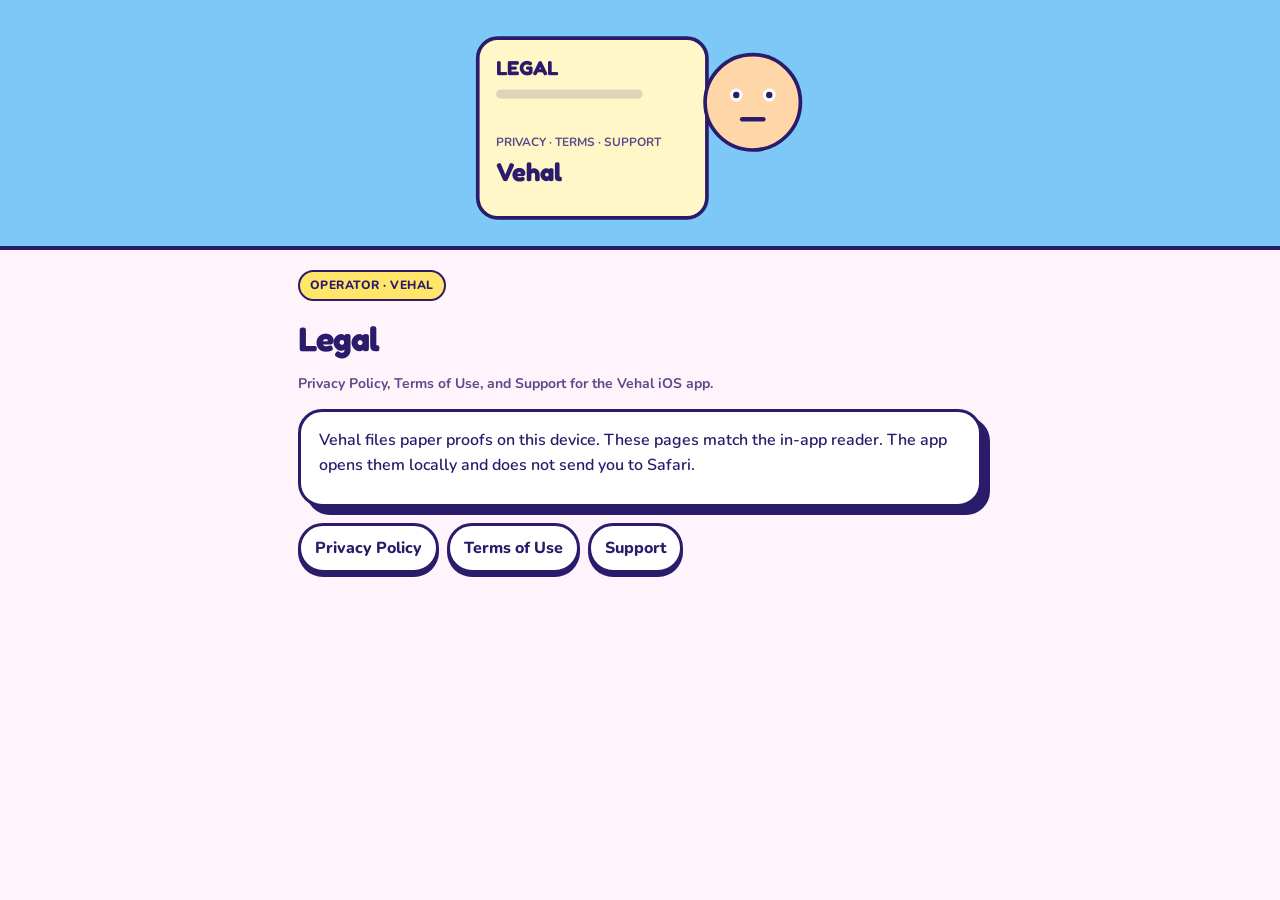
<file: index.html>
<!DOCTYPE html>
<html lang="en">
<head>
  <meta charset="utf-8">
  <meta name="viewport" content="width=device-width, initial-scale=1">
  <title>Vehal Legal</title>
  <link rel="preconnect" href="https://fonts.googleapis.com">
  <link rel="preconnect" href="https://fonts.gstatic.com" crossorigin>
  <link href="https://fonts.googleapis.com/css2?family=Fredoka:wght@600;700&family=Nunito:wght@600;800&display=swap" rel="stylesheet">
  <link rel="stylesheet" href="style.css">
</head>
<body>
  <div class="hero sky" aria-hidden="true">
    <svg viewBox="0 0 390 240" width="100%" height="220">
      <rect x="18" y="22" width="250" height="196" rx="22" fill="#FFF7C8" stroke="#2B1B6B" stroke-width="4"/>
      <text x="38" y="62" fill="#2B1B6B" font-size="22" font-weight="800" font-family="Fredoka, Avenir Next, sans-serif">LEGAL</text>
      <rect x="38" y="78" width="160" height="10" rx="5" fill="#2B1B6B" opacity="0.15"/>
      <text x="38" y="140" fill="#5A4B8A" font-size="13" font-weight="700" font-family="Nunito, sans-serif">PRIVACY · TERMS · SUPPORT</text>
      <text x="38" y="178" fill="#2B1B6B" font-size="28" font-weight="800" font-family="Fredoka, sans-serif">Vehal</text>
      <circle cx="318" cy="92" r="52" fill="#FFD6A8" stroke="#2B1B6B" stroke-width="4"/>
      <circle cx="300" cy="84" r="7" fill="#fff"/><circle cx="300" cy="84" r="3.5" fill="#2B1B6B"/>
      <circle cx="336" cy="84" r="7" fill="#fff"/><circle cx="336" cy="84" r="3.5" fill="#2B1B6B"/>
      <rect x="304" y="108" width="28" height="5" rx="2.5" fill="#2B1B6B"/>
    </svg>
  </div>
  <div class="wrap">
    <span class="pill">Operator · Vehal</span>
    <h1>Legal</h1>
    <p class="meta">Privacy Policy, Terms of Use, and Support for the Vehal iOS app.</p>
    <div class="card">
      <p>Vehal files paper proofs on this device. These pages match the in-app reader. The app opens them locally and does not send you to Safari.</p>
    </div>
    <p class="links">
      <a href="privacy.html">Privacy Policy</a>
      <a href="terms.html">Terms of Use</a>
      <a href="support.html">Support</a>
    </p>
  </div>
</body>
</html>
</file>
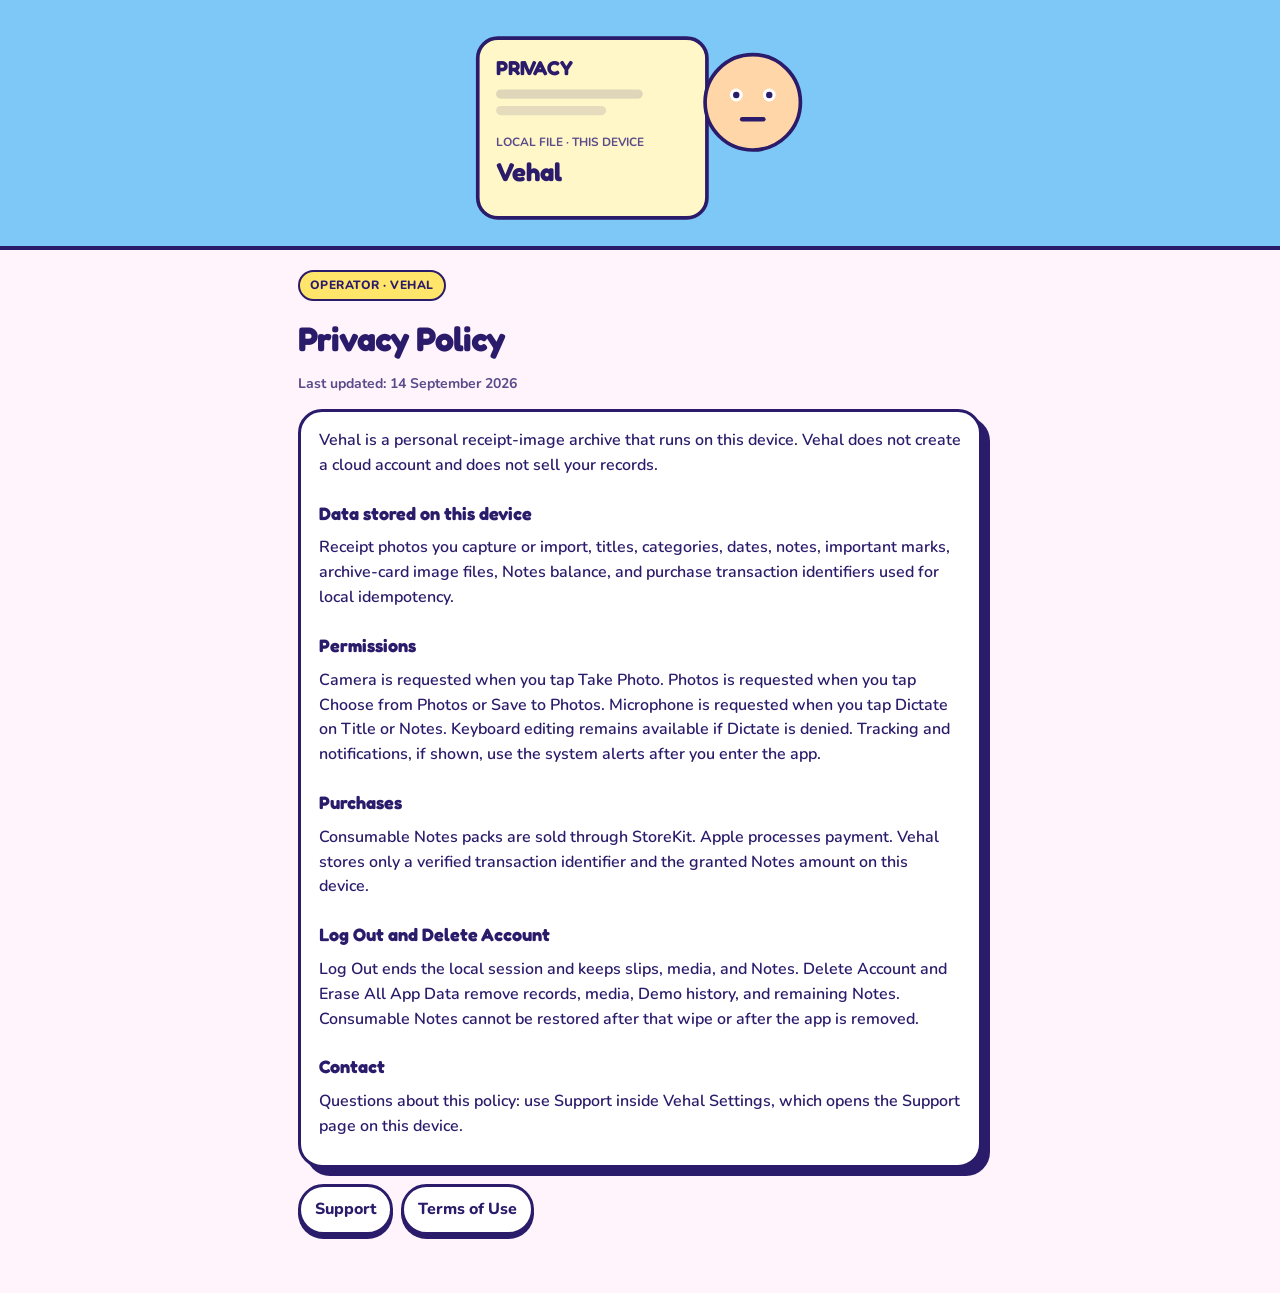
<file: privacy.html>
<!DOCTYPE html>
<html lang="en">
<head>
  <meta charset="utf-8" />
  <meta name="viewport" content="width=device-width, initial-scale=1" />
  <title>Privacy Policy — Vehal</title>
  <link rel="preconnect" href="https://fonts.googleapis.com" />
  <link rel="preconnect" href="https://fonts.gstatic.com" crossorigin />
  <link href="https://fonts.googleapis.com/css2?family=Fredoka:wght@600;700&family=Nunito:wght@600;800&display=swap" rel="stylesheet" />
  <link rel="stylesheet" href="style.css" />
</head>
<body>
  <div class="hero sky" aria-hidden="true">
    <svg viewBox="0 0 390 240" width="100%" height="220">
      <rect x="18" y="22" width="250" height="196" rx="22" fill="#FFF7C8" stroke="#2B1B6B" stroke-width="4"/>
      <text x="38" y="62" fill="#2B1B6B" font-size="22" font-weight="800" font-family="Fredoka, Avenir Next, sans-serif">PRIVACY</text>
      <rect x="38" y="78" width="160" height="10" rx="5" fill="#2B1B6B" opacity="0.15"/>
      <rect x="38" y="96" width="120" height="10" rx="5" fill="#2B1B6B" opacity="0.12"/>
      <text x="38" y="140" fill="#5A4B8A" font-size="13" font-weight="700" font-family="Nunito, sans-serif">LOCAL FILE · THIS DEVICE</text>
      <text x="38" y="178" fill="#2B1B6B" font-size="28" font-weight="800" font-family="Fredoka, sans-serif">Vehal</text>
      <circle cx="318" cy="92" r="52" fill="#FFD6A8" stroke="#2B1B6B" stroke-width="4"/>
      <circle cx="300" cy="84" r="7" fill="#fff"/><circle cx="300" cy="84" r="3.5" fill="#2B1B6B"/>
      <circle cx="336" cy="84" r="7" fill="#fff"/><circle cx="336" cy="84" r="3.5" fill="#2B1B6B"/>
      <rect x="304" y="108" width="28" height="5" rx="2.5" fill="#2B1B6B"/>
    </svg>
  </div>
  <div class="wrap">
    <span class="pill">Operator · Vehal</span>
    <h1>Privacy Policy</h1>
    <p class="meta">Last updated: 14 September 2026</p>
    <div class="card">
      <p>Vehal is a personal receipt-image archive that runs on this device. Vehal does not create a cloud account and does not sell your records.</p>
      <h2>Data stored on this device</h2>
      <p>Receipt photos you capture or import, titles, categories, dates, notes, important marks, archive-card image files, Notes balance, and purchase transaction identifiers used for local idempotency.</p>
      <h2>Permissions</h2>
      <p>Camera is requested when you tap Take Photo. Photos is requested when you tap Choose from Photos or Save to Photos. Microphone is requested when you tap Dictate on Title or Notes. Keyboard editing remains available if Dictate is denied. Tracking and notifications, if shown, use the system alerts after you enter the app.</p>
      <h2>Purchases</h2>
      <p>Consumable Notes packs are sold through StoreKit. Apple processes payment. Vehal stores only a verified transaction identifier and the granted Notes amount on this device.</p>
      <h2>Log Out and Delete Account</h2>
      <p>Log Out ends the local session and keeps slips, media, and Notes. Delete Account and Erase All App Data remove records, media, Demo history, and remaining Notes. Consumable Notes cannot be restored after that wipe or after the app is removed.</p>
      <h2>Contact</h2>
      <p>Questions about this policy: use Support inside Vehal Settings, which opens the Support page on this device.</p>
    </div>
    <p class="links"><a href="support.html">Support</a><a href="terms.html">Terms of Use</a></p>
  </div>
</body>
</html>
</file>
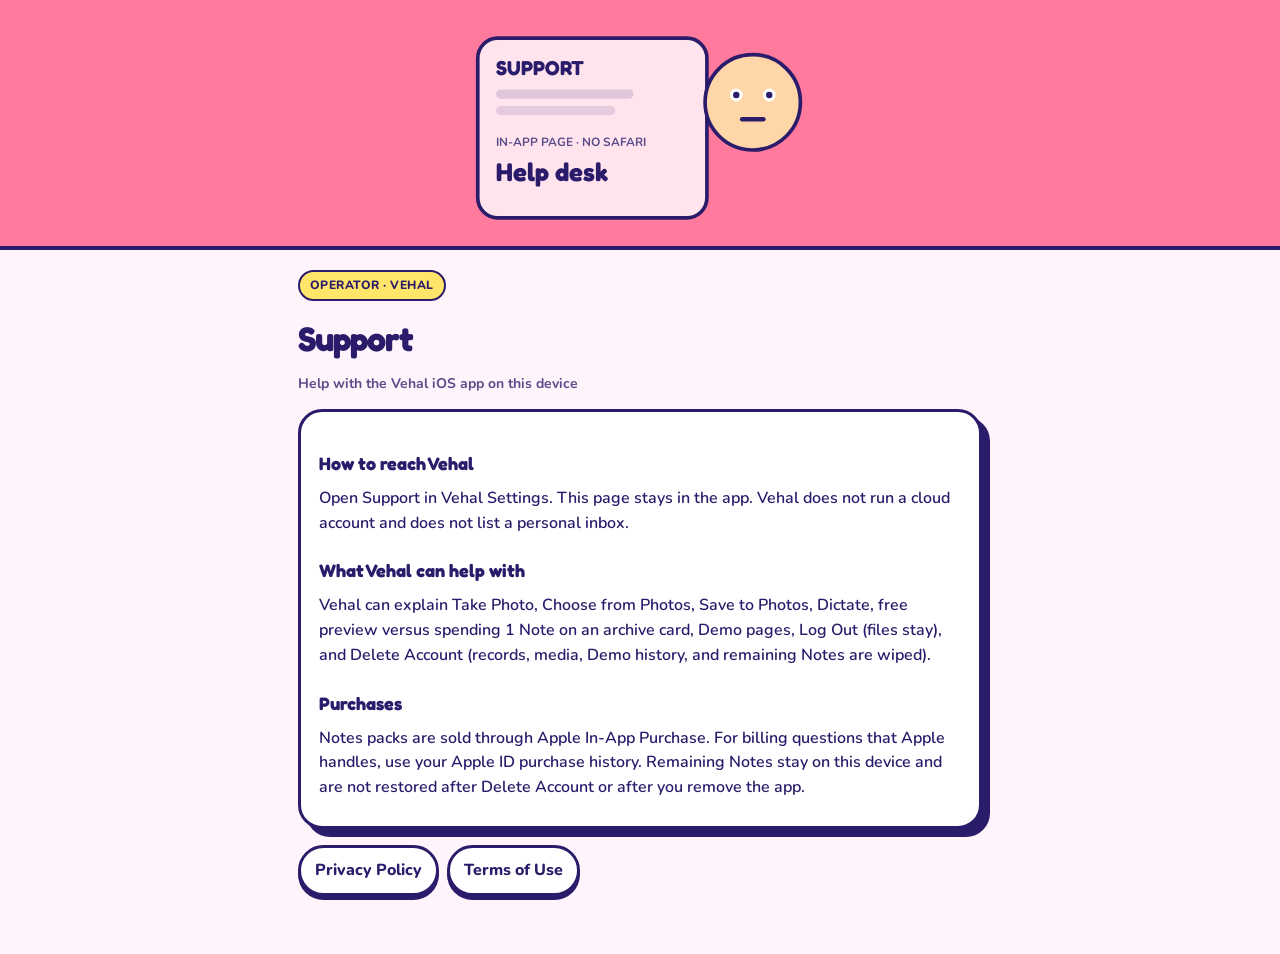
<file: support.html>
<!DOCTYPE html>
<html lang="en">
<head>
  <meta charset="utf-8" />
  <meta name="viewport" content="width=device-width, initial-scale=1" />
  <title>Support — Vehal</title>
  <link rel="preconnect" href="https://fonts.googleapis.com" />
  <link rel="preconnect" href="https://fonts.gstatic.com" crossorigin />
  <link href="https://fonts.googleapis.com/css2?family=Fredoka:wght@600;700&family=Nunito:wght@600;800&display=swap" rel="stylesheet" />
  <link rel="stylesheet" href="style.css" />
</head>
<body>
  <div class="hero gum" aria-hidden="true">
    <svg viewBox="0 0 390 240" width="100%" height="220">
      <rect x="18" y="22" width="250" height="196" rx="22" fill="#FFE4EE" stroke="#2B1B6B" stroke-width="4"/>
      <text x="38" y="62" fill="#2B1B6B" font-size="22" font-weight="800" font-family="Fredoka, Avenir Next, sans-serif">SUPPORT</text>
      <rect x="38" y="78" width="150" height="10" rx="5" fill="#2B1B6B" opacity="0.15"/>
      <rect x="38" y="96" width="130" height="10" rx="5" fill="#2B1B6B" opacity="0.12"/>
      <text x="38" y="140" fill="#5A4B8A" font-size="13" font-weight="700" font-family="Nunito, sans-serif">IN-APP PAGE · NO SAFARI</text>
      <text x="38" y="178" fill="#2B1B6B" font-size="28" font-weight="800" font-family="Fredoka, sans-serif">Help desk</text>
      <circle cx="318" cy="92" r="52" fill="#FFD6A8" stroke="#2B1B6B" stroke-width="4"/>
      <circle cx="300" cy="84" r="7" fill="#fff"/><circle cx="300" cy="84" r="3.5" fill="#2B1B6B"/>
      <circle cx="336" cy="84" r="7" fill="#fff"/><circle cx="336" cy="84" r="3.5" fill="#2B1B6B"/>
      <rect x="304" y="108" width="28" height="5" rx="2.5" fill="#2B1B6B"/>
    </svg>
  </div>
  <div class="wrap">
    <span class="pill">Operator · Vehal</span>
    <h1>Support</h1>
    <p class="meta">Help with the Vehal iOS app on this device</p>
    <div class="card">
      <h2>How to reach Vehal</h2>
      <p>Open Support in Vehal Settings. This page stays in the app. Vehal does not run a cloud account and does not list a personal inbox.</p>
      <h2>What Vehal can help with</h2>
      <p>Vehal can explain Take Photo, Choose from Photos, Save to Photos, Dictate, free preview versus spending 1 Note on an archive card, Demo pages, Log Out (files stay), and Delete Account (records, media, Demo history, and remaining Notes are wiped).</p>
      <h2>Purchases</h2>
      <p>Notes packs are sold through Apple In-App Purchase. For billing questions that Apple handles, use your Apple ID purchase history. Remaining Notes stay on this device and are not restored after Delete Account or after you remove the app.</p>
    </div>
    <p class="links"><a href="privacy.html">Privacy Policy</a><a href="terms.html">Terms of Use</a></p>
  </div>
</body>
</html>
</file>
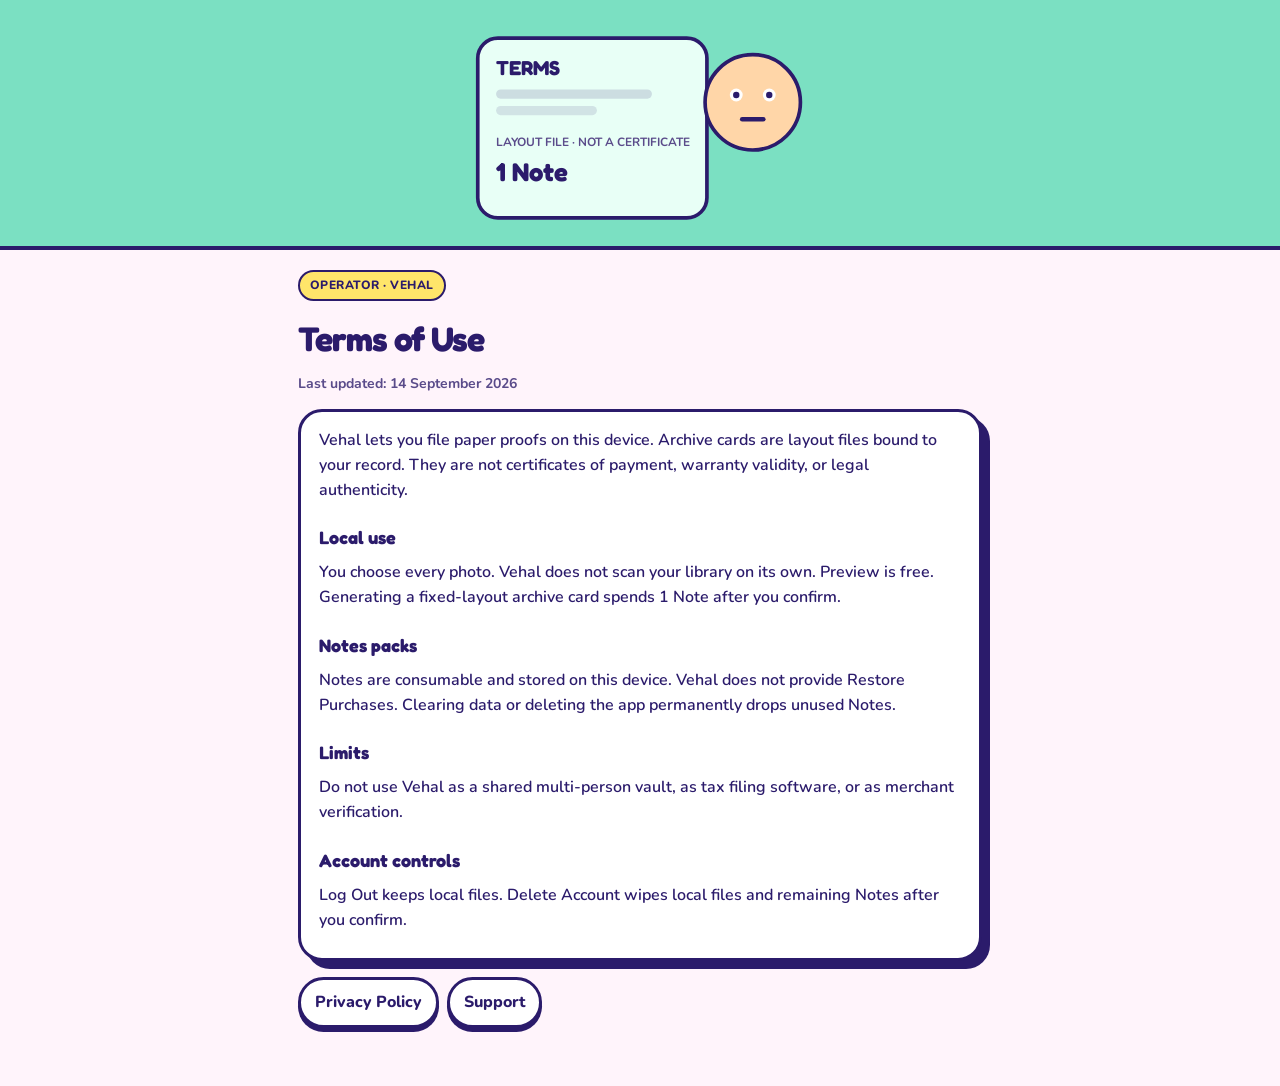
<file: terms.html>
<!DOCTYPE html>
<html lang="en">
<head>
  <meta charset="utf-8" />
  <meta name="viewport" content="width=device-width, initial-scale=1" />
  <title>Terms of Use — Vehal</title>
  <link rel="preconnect" href="https://fonts.googleapis.com" />
  <link rel="preconnect" href="https://fonts.gstatic.com" crossorigin />
  <link href="https://fonts.googleapis.com/css2?family=Fredoka:wght@600;700&family=Nunito:wght@600;800&display=swap" rel="stylesheet" />
  <link rel="stylesheet" href="style.css" />
</head>
<body>
  <div class="hero mint" aria-hidden="true">
    <svg viewBox="0 0 390 240" width="100%" height="220">
      <rect x="18" y="22" width="250" height="196" rx="22" fill="#E8FFF6" stroke="#2B1B6B" stroke-width="4"/>
      <text x="38" y="62" fill="#2B1B6B" font-size="22" font-weight="800" font-family="Fredoka, Avenir Next, sans-serif">TERMS</text>
      <rect x="38" y="78" width="170" height="10" rx="5" fill="#2B1B6B" opacity="0.15"/>
      <rect x="38" y="96" width="110" height="10" rx="5" fill="#2B1B6B" opacity="0.12"/>
      <text x="38" y="140" fill="#5A4B8A" font-size="13" font-weight="700" font-family="Nunito, sans-serif">LAYOUT FILE · NOT A CERTIFICATE</text>
      <text x="38" y="178" fill="#2B1B6B" font-size="28" font-weight="800" font-family="Fredoka, sans-serif">1 Note</text>
      <circle cx="318" cy="92" r="52" fill="#FFD6A8" stroke="#2B1B6B" stroke-width="4"/>
      <circle cx="300" cy="84" r="7" fill="#fff"/><circle cx="300" cy="84" r="3.5" fill="#2B1B6B"/>
      <circle cx="336" cy="84" r="7" fill="#fff"/><circle cx="336" cy="84" r="3.5" fill="#2B1B6B"/>
      <rect x="304" y="108" width="28" height="5" rx="2.5" fill="#2B1B6B"/>
    </svg>
  </div>
  <div class="wrap">
    <span class="pill">Operator · Vehal</span>
    <h1>Terms of Use</h1>
    <p class="meta">Last updated: 14 September 2026</p>
    <div class="card">
      <p>Vehal lets you file paper proofs on this device. Archive cards are layout files bound to your record. They are not certificates of payment, warranty validity, or legal authenticity.</p>
      <h2>Local use</h2>
      <p>You choose every photo. Vehal does not scan your library on its own. Preview is free. Generating a fixed-layout archive card spends 1 Note after you confirm.</p>
      <h2>Notes packs</h2>
      <p>Notes are consumable and stored on this device. Vehal does not provide Restore Purchases. Clearing data or deleting the app permanently drops unused Notes.</p>
      <h2>Limits</h2>
      <p>Do not use Vehal as a shared multi-person vault, as tax filing software, or as merchant verification.</p>
      <h2>Account controls</h2>
      <p>Log Out keeps local files. Delete Account wipes local files and remaining Notes after you confirm.</p>
    </div>
    <p class="links"><a href="privacy.html">Privacy Policy</a><a href="support.html">Support</a></p>
  </div>
</body>
</html>
</file>
<file: style.css>
:root {
  --ink: #2B1B6B;
  --sky: #7EC8F8;
  --gum: #FF7A9C;
  --lemon: #FFE56A;
  --mint: #7BE0C2;
  --paper: #FFF4FB;
  --slate: #5A4B8A;
  --ticket: #FFF7C8;
}
* { box-sizing: border-box; }
html, body {
  margin: 0;
  background: var(--paper);
  color: var(--ink);
  font-family: "Nunito", "Avenir Next", "Segoe UI", sans-serif;
  line-height: 1.55;
}
body { padding: 0 0 48px; }
.hero {
  position: relative;
  overflow: hidden;
  min-height: 240px;
  padding: 18px 16px 8px;
  border-bottom: 4px solid var(--ink);
}
.hero.sky { background: var(--sky); }
.hero.mint { background: var(--mint); }
.hero.gum { background: var(--gum); }
.hero svg { display: block; width: 100%; height: 220px; }
.wrap { padding: 20px 18px 0; max-width: 720px; margin: 0 auto; }
.pill {
  display: inline-block;
  background: var(--lemon);
  color: var(--ink);
  font-weight: 800;
  font-size: 12px;
  letter-spacing: 0.04em;
  text-transform: uppercase;
  padding: 4px 10px;
  border: 2px solid var(--ink);
  border-radius: 999px;
}
h1 {
  font-family: "Fredoka", "Avenir Next", sans-serif;
  font-size: 34px;
  font-weight: 700;
  margin: 12px 0 8px;
  letter-spacing: -0.03em;
}
h2 {
  font-family: "Fredoka", "Avenir Next", sans-serif;
  font-size: 18px;
  margin: 22px 0 8px;
}
.meta { color: var(--slate); font-weight: 700; font-size: 14px; }
.card {
  background: #fff;
  border: 3px solid var(--ink);
  border-radius: 24px;
  padding: 16px 18px;
  box-shadow: 8px 8px 0 var(--ink);
  margin: 14px 0 0;
}
a {
  color: var(--gum);
  font-weight: 800;
  text-decoration: none;
}
a:focus-visible { outline: 3px solid var(--lemon); outline-offset: 2px; }
.links {
  display: flex;
  flex-wrap: wrap;
  gap: 8px;
  margin-top: 16px;
}
.links a {
  background: #fff;
  color: var(--ink);
  border: 3px solid var(--ink);
  border-radius: 999px;
  padding: 10px 14px;
  box-shadow: 0 4px 0 var(--ink);
}
p { margin: 0 0 10px; font-weight: 600; }
@media (prefers-reduced-motion: reduce) {
  * { animation: none !important; }
}
</file>
